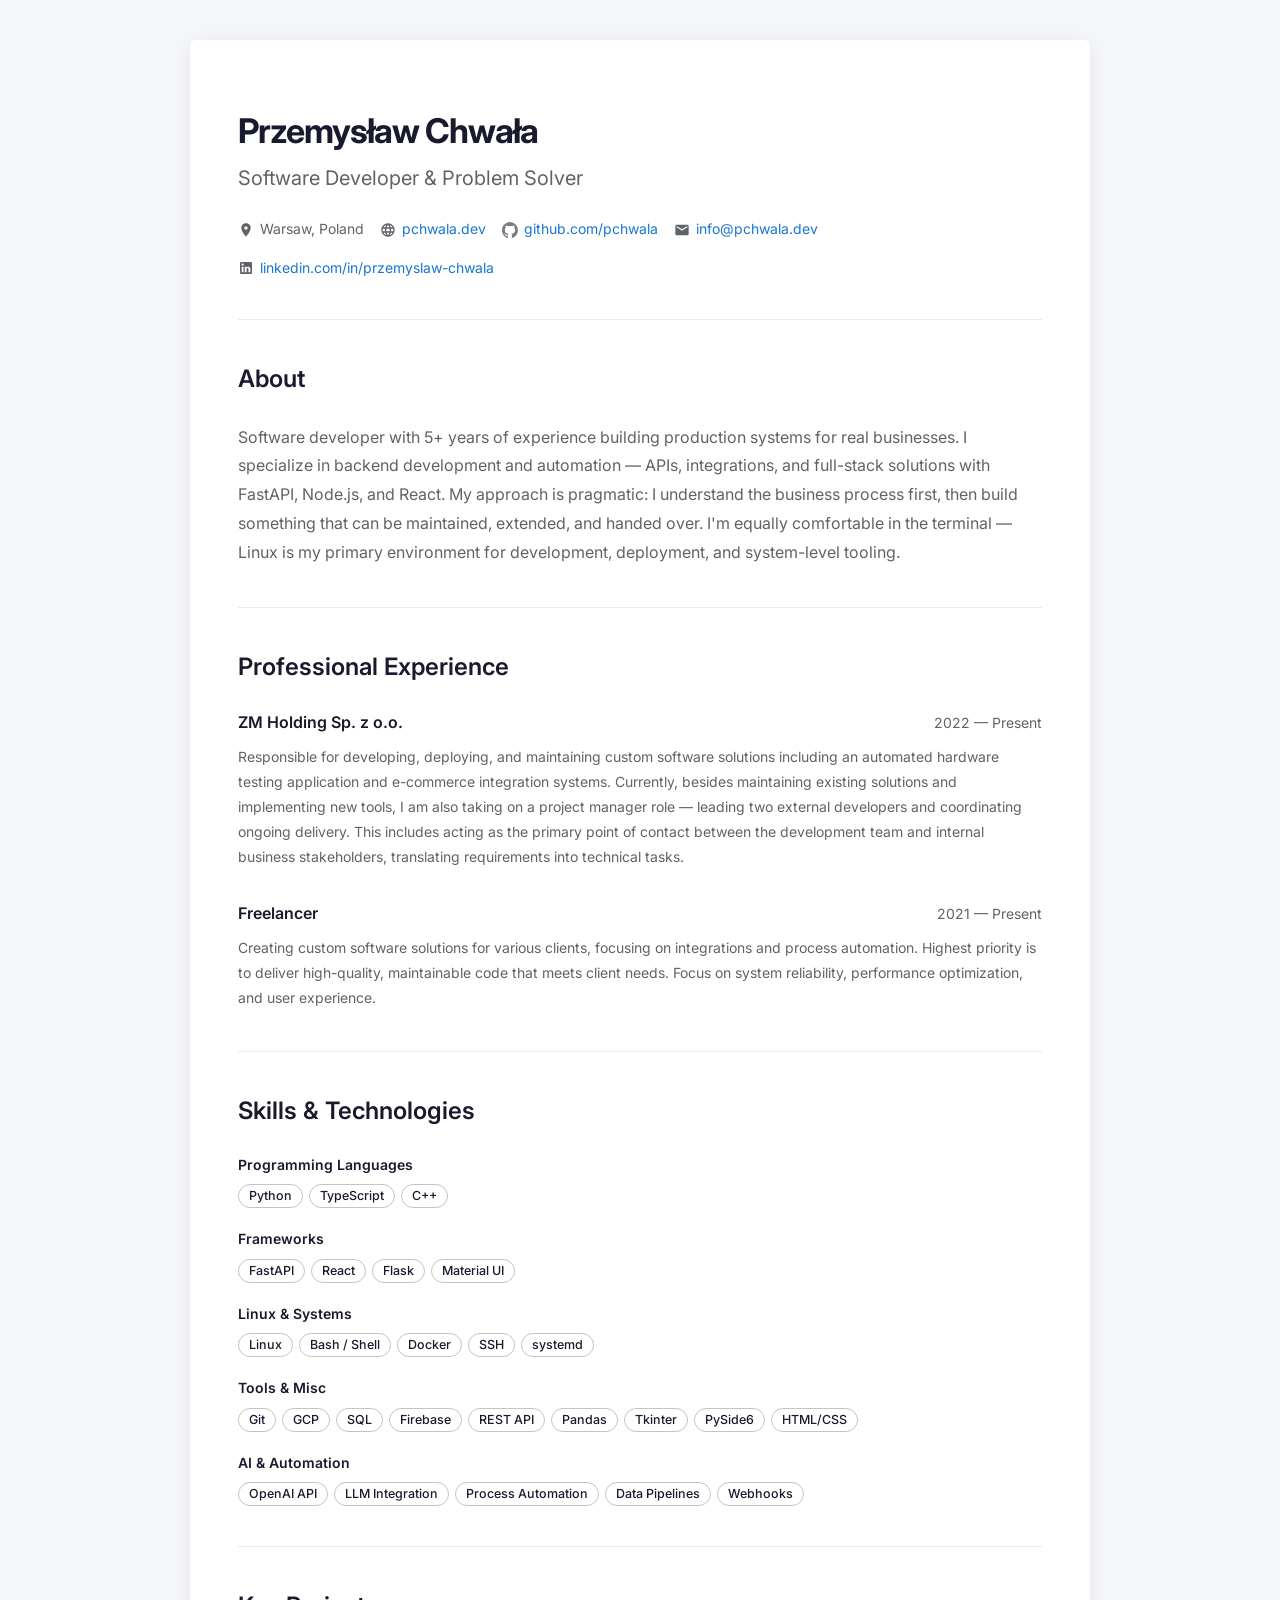
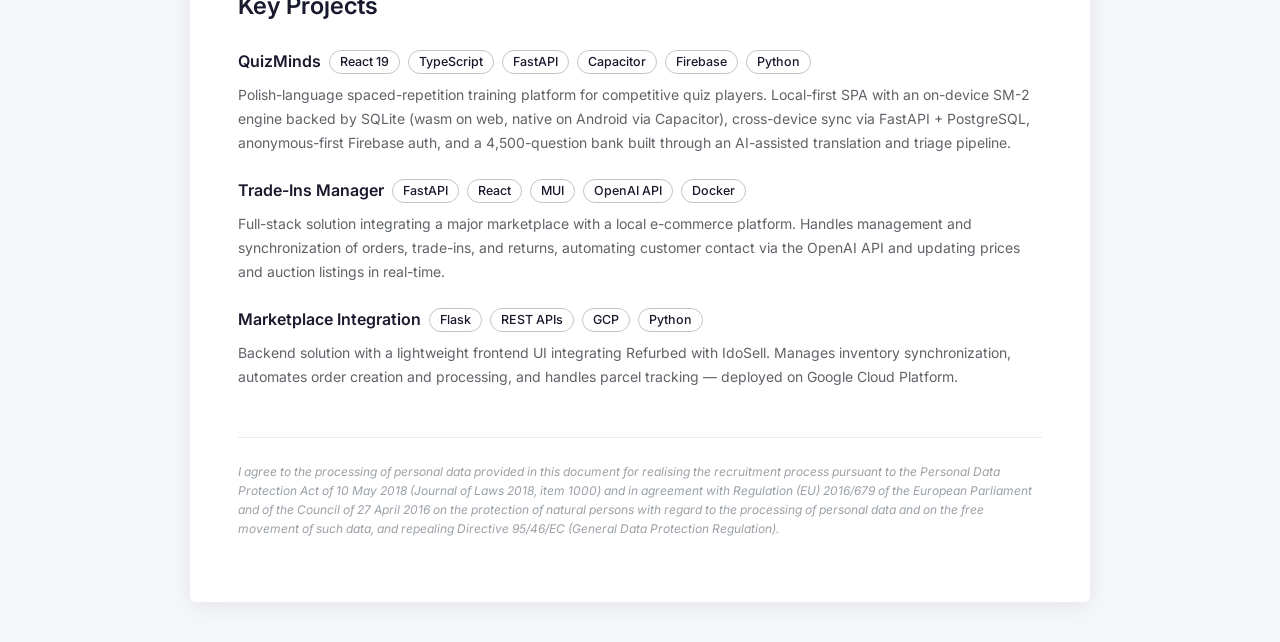
<file: printable_resume/index.html>
<!DOCTYPE html>
<html lang="en">
  <head>
    <meta charset="UTF-8" />
    <meta name="viewport" content="width=device-width, initial-scale=1.0" />
    <title>Przemysław Chwała — Resume</title>
    <link
      href="https://fonts.googleapis.com/css2?family=Inter:wght@300;400;500;600;700&display=swap"
      rel="stylesheet"
    />
    <link rel="stylesheet" href="resume.css" />
  </head>
  <body>
    <div class="page">

      <!-- ── Header ─────────────────────────────────────────────────────── -->
      <header>
        <h1 class="resume-name">Przemysław Chwała</h1>
        <p class="resume-subtitle">Software Developer &amp; Problem Solver</p>

        <div class="contact-row">
          <!-- Location -->
          <div class="contact-item">
            <svg class="icon" viewBox="0 0 24 24" xmlns="http://www.w3.org/2000/svg">
              <path d="M12 2C8.13 2 5 5.13 5 9c0 5.25 7 13 7 13s7-7.75 7-13c0-3.87-3.13-7-7-7zm0 9.5c-1.38 0-2.5-1.12-2.5-2.5S10.62 6.5 12 6.5s2.5 1.12 2.5 2.5S13.38 11.5 12 11.5z"/>
            </svg>
            <span>Warsaw, Poland</span>
          </div>

          <!-- Website -->
          <div class="contact-item">
            <svg class="icon" viewBox="0 0 24 24" xmlns="http://www.w3.org/2000/svg">
              <path d="M11.99 2C6.47 2 2 6.48 2 12s4.47 10 9.99 10C17.52 22 22 17.52 22 12S17.52 2 11.99 2zm6.93 6h-2.95c-.32-1.25-.78-2.45-1.38-3.56 1.84.63 3.37 1.91 4.33 3.56zM12 4.04c.83 1.2 1.48 2.53 1.91 3.96h-3.82c.43-1.43 1.08-2.76 1.91-3.96zM4.26 14C4.1 13.36 4 12.69 4 12s.1-1.36.26-2h3.38c-.08.66-.14 1.32-.14 2s.06 1.34.14 2H4.26zm.82 2h2.95c.32 1.25.78 2.45 1.38 3.56-1.84-.63-3.37-1.9-4.33-3.56zm2.95-8H5.08c.96-1.66 2.49-2.93 4.33-3.56C8.81 5.55 8.35 6.75 8.03 8zM12 19.96c-.83-1.2-1.48-2.53-1.91-3.96h3.82c-.43 1.43-1.08 2.76-1.91 3.96zM14.34 14H9.66c-.09-.66-.16-1.32-.16-2s.07-1.35.16-2h4.68c.09.65.16 1.32.16 2s-.07 1.34-.16 2zm.25 5.56c.6-1.11 1.06-2.31 1.38-3.56h2.95c-.96 1.65-2.49 2.93-4.33 3.56zM16.36 14c.08-.66.14-1.32.14-2s-.06-1.34-.14-2h3.38c.16.64.26 1.31.26 2s-.1 1.36-.26 2h-3.38z"/>
            </svg>
            <a href="https://pchwala.dev/" target="_blank" rel="noopener noreferrer">pchwala.dev</a>
          </div>

          <!-- GitHub -->
          <div class="contact-item">
            <img src="./github.svg" alt="GitHub" class="icon" style="filter: invert(40%) sepia(10%) saturate(300%) hue-rotate(180deg) brightness(80%);" />
            <a href="https://github.com/pchwala" target="_blank" rel="noopener noreferrer">github.com/pchwala</a>
          </div>

          <!-- Email -->
          <div class="contact-item">
            <svg class="icon" viewBox="0 0 24 24" xmlns="http://www.w3.org/2000/svg">
              <path d="M20 4H4c-1.1 0-1.99.9-1.99 2L2 18c0 1.1.9 2 2 2h16c1.1 0 2-.9 2-2V6c0-1.1-.9-2-2-2zm0 4l-8 5-8-5V6l8 5 8-5v2z"/>
            </svg>
            <a href="mailto:info@pchwala.dev">info@pchwala.dev</a>
          </div>

          <!-- LinkedIn -->
          <div class="contact-item">
            <svg class="icon" viewBox="0 0 24 24" xmlns="http://www.w3.org/2000/svg">
              <path d="M19 3a2 2 0 0 1 2 2v14a2 2 0 0 1-2 2H5a2 2 0 0 1-2-2V5a2 2 0 0 1 2-2h14m-.5 15.5v-5.3a3.26 3.26 0 0 0-3.26-3.26c-.85 0-1.84.52-2.32 1.3v-1.11h-2.79v8.37h2.79v-4.93c0-.77.62-1.4 1.39-1.4a1.4 1.4 0 0 1 1.4 1.4v4.93h2.79M6.88 8.56a1.68 1.68 0 0 0 1.68-1.68c0-.93-.75-1.69-1.68-1.69a1.69 1.69 0 0 0-1.69 1.69c0 .93.76 1.68 1.69 1.68m1.39 9.94v-8.37H5.5v8.37h2.77z"/>
            </svg>
            <a href="https://linkedin.com/in/przemyslaw-chwala" target="_blank" rel="noopener noreferrer">linkedin.com/in/przemyslaw-chwala</a>
          </div>
        </div>
      </header>

      <hr class="divider" />

      <!-- ── About ───────────────────────────────────────────────────────── -->
      <section class="section">
        <h2 class="section-title">About</h2>
        <p class="about-text">
          Software developer with 5+ years of experience building production systems for real
          businesses. I specialize in backend development and automation — APIs, integrations, and
          full-stack solutions with FastAPI, Node.js, and React. My approach is pragmatic: I
          understand the business process first, then build something that can be maintained,
          extended, and handed over. I'm equally comfortable in the terminal — Linux is my primary
          environment for development, deployment, and system-level tooling.
        </p>
      </section>

      <hr class="divider" />

      <!-- ── Professional Experience ────────────────────────────────────── -->
      <section class="section">
        <h2 class="section-title">Professional Experience</h2>
        <div class="exp-list">

          <div class="exp-item">
            <div class="exp-header">
              <h3 class="exp-company">ZM Holding Sp. z o.o.</h3>
              <span class="exp-period">2022 — Present</span>
            </div>
            <p class="exp-desc">
              Responsible for developing, deploying, and maintaining custom software solutions
              including an automated hardware testing application and e-commerce integration systems.
              Currently, besides maintaining existing solutions and implementing new tools, I am also
              taking on a project manager role — leading two external developers and coordinating
              ongoing delivery. This includes acting as the primary point of contact between the
              development team and internal business stakeholders, translating requirements into
              technical tasks.
            </p>
          </div>

          <div class="exp-item">
            <div class="exp-header">
              <h3 class="exp-company">Freelancer</h3>
              <span class="exp-period">2021 — Present</span>
            </div>
            <p class="exp-desc">
              Creating custom software solutions for various clients, focusing on integrations and
              process automation. Highest priority is to deliver high-quality, maintainable code that
              meets client needs. Focus on system reliability, performance optimization, and user
              experience.
            </p>
          </div>

        </div>
      </section>

      <hr class="divider" />

      <!-- ── Skills & Technologies ──────────────────────────────────────── -->
      <section class="section">
        <h2 class="section-title">Skills &amp; Technologies</h2>
        <div class="skill-list">

          <div class="skill-cat">
            <h4 class="cat-title">Programming Languages</h4>
            <div class="tags">
              <span class="chip">Python</span>
              <span class="chip">TypeScript</span>
              <span class="chip">C++</span>
            </div>
          </div>

          <div class="skill-cat">
            <h4 class="cat-title">Frameworks</h4>
            <div class="tags">
              <span class="chip">FastAPI</span>
              <span class="chip">React</span>
              <span class="chip">Flask</span>
              <span class="chip">Material UI</span>
            </div>
          </div>

          <div class="skill-cat">
            <h4 class="cat-title">Linux &amp; Systems</h4>
            <div class="tags">
              <span class="chip">Linux</span>
              <span class="chip">Bash / Shell</span>
              <span class="chip">Docker</span>
              <span class="chip">SSH</span>
              <span class="chip">systemd</span>
            </div>
          </div>

          <div class="skill-cat">
            <h4 class="cat-title">Tools &amp; Misc</h4>
            <div class="tags">
              <span class="chip">Git</span>
              <span class="chip">GCP</span>
              <span class="chip">SQL</span>
              <span class="chip">Firebase</span>
              <span class="chip">REST API</span>
              <span class="chip">Pandas</span>
              <span class="chip">Tkinter</span>
              <span class="chip">PySide6</span>
              <span class="chip">HTML/CSS</span>
            </div>
          </div>

          <div class="skill-cat">
            <h4 class="cat-title">AI &amp; Automation</h4>
            <div class="tags">
              <span class="chip">OpenAI API</span>
              <span class="chip">LLM Integration</span>
              <span class="chip">Process Automation</span>
              <span class="chip">Data Pipelines</span>
              <span class="chip">Webhooks</span>
            </div>
          </div>

        </div>
      </section>

      <hr class="divider" />

      <!-- ── Key Projects ────────────────────────────────────────────────── -->
      <section class="section">
        <h2 class="section-title">Key Projects</h2>
        <div class="proj-list">

          <div class="proj-item">
            <div class="proj-header">
              <h3 class="proj-name">QuizMinds</h3>
              <span class="chip">React 19</span>
              <span class="chip">TypeScript</span>
              <span class="chip">FastAPI</span>
              <span class="chip">Capacitor</span>
              <span class="chip">Firebase</span>
              <span class="chip">Python</span>
            </div>
            <p class="proj-desc">
              Polish-language spaced-repetition training platform for competitive quiz players.
              Local-first SPA with an on-device SM-2 engine backed by SQLite (wasm on web, native on
              Android via Capacitor), cross-device sync via FastAPI + PostgreSQL, anonymous-first
              Firebase auth, and a 4,500-question bank built through an AI-assisted translation and
              triage pipeline.
            </p>
          </div>

          <div class="proj-item">
            <div class="proj-header">
              <h3 class="proj-name">Trade-Ins Manager</h3>
              <span class="chip">FastAPI</span>
              <span class="chip">React</span>
              <span class="chip">MUI</span>
              <span class="chip">OpenAI API</span>
              <span class="chip">Docker</span>
            </div>
            <p class="proj-desc">
              Full-stack solution integrating a major marketplace with a local e-commerce platform.
              Handles management and synchronization of orders, trade-ins, and returns, automating
              customer contact via the OpenAI API and updating prices and auction listings in
              real-time.
            </p>
          </div>

          <div class="proj-item">
            <div class="proj-header">
              <h3 class="proj-name">Marketplace Integration</h3>
              <span class="chip">Flask</span>
              <span class="chip">REST APIs</span>
              <span class="chip">GCP</span>
              <span class="chip">Python</span>
            </div>
            <p class="proj-desc">
              Backend solution with a lightweight frontend UI integrating Refurbed with IdoSell.
              Manages inventory synchronization, automates order creation and processing, and handles
              parcel tracking — deployed on Google Cloud Platform.
            </p>
          </div>

        </div>
      </section>

      <!-- ── GDPR ───────────────────────────────────────────────────────── -->
      <footer class="gdpr">
        I agree to the processing of personal data provided in this document for realising the
        recruitment process pursuant to the Personal Data Protection Act of 10 May 2018 (Journal of
        Laws 2018, item 1000) and in agreement with Regulation (EU) 2016/679 of the European
        Parliament and of the Council of 27 April 2016 on the protection of natural persons with
        regard to the processing of personal data and on the free movement of such data, and
        repealing Directive 95/46/EC (General Data Protection Regulation).
      </footer>

    </div>
  </body>
</html>
</file>
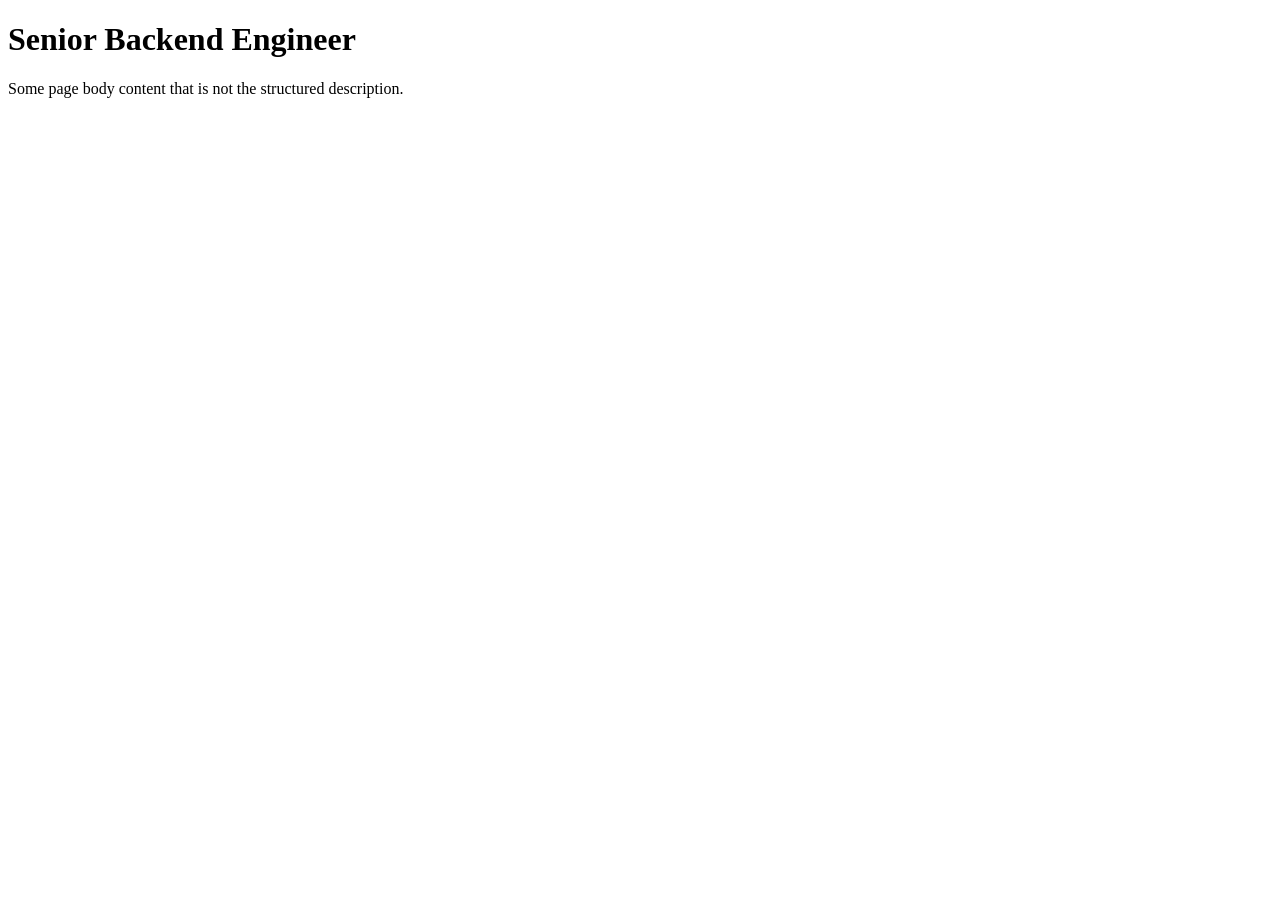
<file: tests/fixtures/jobposting_jsonld.html>
<!DOCTYPE html>
<html lang="en">
  <head>
    <meta charset="UTF-8" />
    <title>Senior Backend Engineer — Acme (careers)</title>
    <meta property="og:title" content="Senior Backend Engineer — Acme" />
    <meta name="description" content="Generic meta description that should be ignored when JSON-LD is present." />
    <script type="application/ld+json">
    {
      "@context": "https://schema.org",
      "@graph": [
        { "@type": "WebSite", "name": "Acme Careers" },
        {
          "@type": "JobPosting",
          "title": "Senior Backend Engineer",
          "hiringOrganization": { "@type": "Organization", "name": "Acme Sp. z o.o." },
          "jobLocation": {
            "@type": "Place",
            "address": {
              "@type": "PostalAddress",
              "addressLocality": "Warsaw",
              "addressRegion": "Mazowieckie",
              "addressCountry": "PL"
            }
          },
          "description": "<p>We are hiring a <strong>backend engineer</strong>.</p><ul><li>Python &amp; FastAPI</li><li>PostgreSQL</li></ul>"
        }
      ]
    }
    </script>
  </head>
  <body>
    <h1>Senior Backend Engineer</h1>
    <p>Some page body content that is not the structured description.</p>
  </body>
</html>
</file>
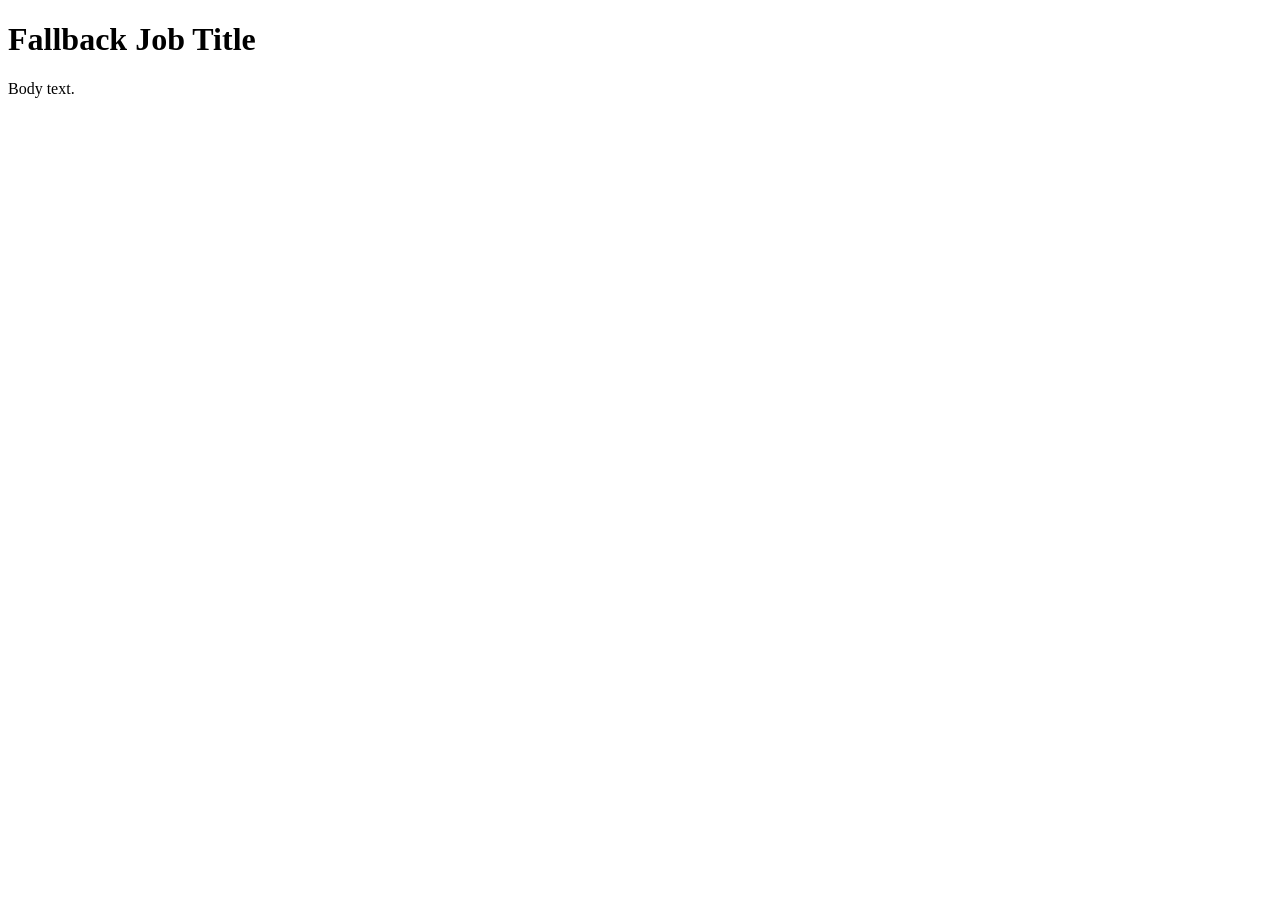
<file: tests/fixtures/meta_only.html>
<!DOCTYPE html>
<html lang="en">
  <head>
    <meta charset="UTF-8" />
    <title>Fallback Job Title — Some Board</title>
    <meta property="og:description" content="A role described only via meta tags, with no structured JSON-LD data." />
  </head>
  <body>
    <h1>Fallback Job Title</h1>
    <p>Body text.</p>
  </body>
</html>
</file>
<file: printable_resume/resume.css>
/* === Reset === */
*, *::before, *::after {
  margin: 0;
  padding: 0;
  box-sizing: border-box;
}

/* === Base === */
body {
  font-family: 'Inter', -apple-system, BlinkMacSystemFont, 'Segoe UI', Roboto, sans-serif;
  font-size: 16px;
  line-height: 1.6;
  color: #1a1a2e;
  background-color: #f5f7fa;
  -webkit-print-color-adjust: exact;
  print-color-adjust: exact;
}

/* === Page === */
.page {
  max-width: 900px;
  margin: 40px auto;
  background: #ffffff;
  padding: 64px 48px;
  box-shadow: 0 4px 24px rgba(0, 0, 0, 0.08);
  border-radius: 6px;
}

/* === Header === */
.resume-name {
  font-size: 2.125rem;
  font-weight: 700;
  letter-spacing: -1px;
  color: #1a1a2e;
  margin-bottom: 4px;
}

.resume-subtitle {
  font-size: 1.25rem;
  font-weight: 400;
  color: #5f6368;
  margin-bottom: 24px;
}

.contact-row {
  display: flex;
  flex-wrap: wrap;
  gap: 16px;
}

.contact-item {
  display: flex;
  align-items: center;
  gap: 6px;
  font-size: 0.875rem;
  color: #5f6368;
}

.contact-item .icon {
  width: 16px;
  height: 16px;
  fill: #5f6368;
  flex-shrink: 0;
}

.contact-item a {
  color: #1976d2;
  text-decoration: none;
}

.contact-item a:hover {
  text-decoration: underline;
}

/* === Divider === */
.divider {
  border: none;
  border-top: 1px solid rgba(0, 0, 0, 0.08);
  margin: 40px 0;
}

/* === Sections === */
.section {
  margin-bottom: 40px;
}

.section:last-child {
  margin-bottom: 0;
}

.section-title {
  font-size: 1.5rem;
  font-weight: 600;
  color: #1a1a2e;
  margin-bottom: 24px;
}

/* === About === */
.about-text {
  font-size: 1rem;
  color: #5f6368;
  line-height: 1.8;
}

/* === Experience === */
.exp-list {
  display: flex;
  flex-direction: column;
  gap: 32px;
}

.exp-header {
  display: flex;
  justify-content: space-between;
  align-items: baseline;
  flex-wrap: wrap;
  gap: 8px;
  margin-bottom: 8px;
}

.exp-company {
  font-size: 1rem;
  font-weight: 600;
  color: #1a1a2e;
}

.exp-period {
  font-size: 0.875rem;
  color: #5f6368;
}

.exp-desc {
  font-size: 0.875rem;
  color: #5f6368;
  line-height: 1.8;
}

/* === Skills === */
.skill-list {
  display: flex;
  flex-direction: column;
  gap: 20px;
}

.cat-title {
  font-size: 0.875rem;
  font-weight: 600;
  color: #1a1a2e;
  margin-bottom: 8px;
}

.tags {
  display: flex;
  flex-wrap: wrap;
  gap: 6px;
}

/* === Chips (outlined — matching MUI outlined chip) === */
.chip {
  display: inline-flex;
  align-items: center;
  height: 24px;
  padding: 0 10px;
  font-size: 0.78rem;
  font-weight: 500;
  color: #1a1a2e;
  border: 1px solid rgba(0, 0, 0, 0.23);
  border-radius: 16px;
  background: transparent;
  white-space: nowrap;
}

/* === Projects === */
.proj-list {
  display: flex;
  flex-direction: column;
  gap: 24px;
}

.proj-header {
  display: flex;
  align-items: center;
  flex-wrap: wrap;
  gap: 8px;
  margin-bottom: 8px;
}

.proj-name {
  font-size: 1rem;
  font-weight: 600;
  color: #1a1a2e;
}

.proj-desc {
  font-size: 0.875rem;
  color: #5f6368;
  line-height: 1.7;
}

/* === GDPR footer === */
.gdpr {
  margin-top: 48px;
  padding-top: 24px;
  border-top: 1px solid rgba(0, 0, 0, 0.08);
  font-size: 0.75rem;
  font-style: italic;
  color: #9aa0a6;
  line-height: 1.6;
}

/* === Print === */
@media print {
  body {
    background: white;
  }

  .page {
    max-width: none;
    margin: 0;
    padding: 48px 40px;
    box-shadow: none;
    border-radius: 0;
  }

  .divider {
    border-top-color: rgba(0, 0, 0, 0.12);
  }

  .chip {
    border-color: rgba(0, 0, 0, 0.3);
  }

  .section {
    page-break-inside: avoid;
  }

  .exp-list,
  .proj-list {
    page-break-inside: avoid;
  }
}

/* === Mobile === */
@media (max-width: 640px) {
  .page {
    margin: 0;
    padding: 32px 20px;
    border-radius: 0;
    box-shadow: none;
  }

  .resume-name {
    font-size: 1.75rem;
  }

  .exp-header {
    flex-direction: column;
  }
}
</file>
